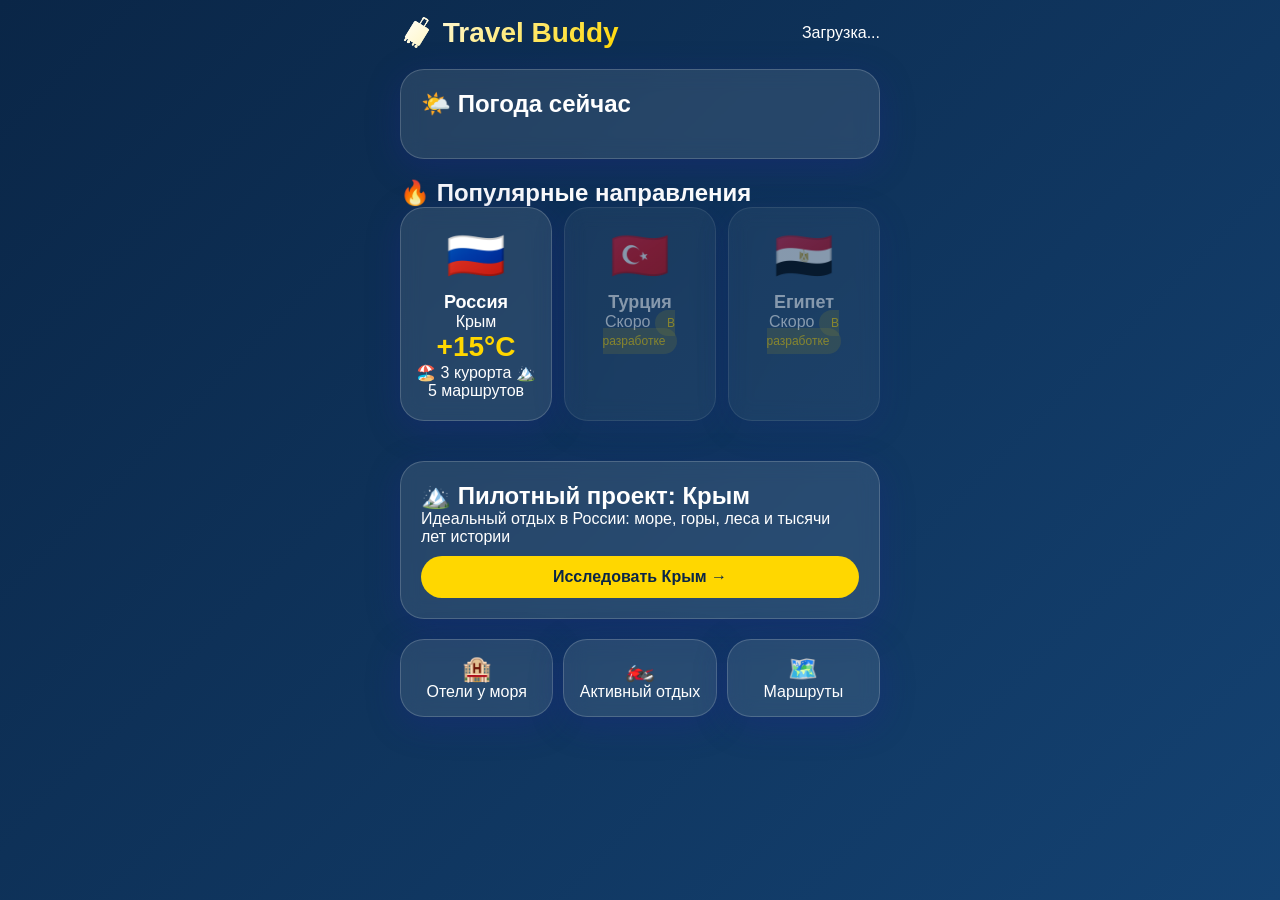
<file: index.html>
<!DOCTYPE html>
<html lang="ru">
<head>
    <meta charset="UTF-8">
    <meta name="viewport" content="width=device-width, initial-scale=1.0, maximum-scale=1.0, user-scalable=no">
    <title>Travel Buddy - Путешествия по России</title>
    <link rel="stylesheet" href="style.css">
    <script src="https://telegram.org/js/telegram-web-app.js"></script>
    <script src="data.js"></script>
</head>
<body>
    <div class="container">
        <div class="header">
            <h1>🧳 Travel Buddy</h1>
            <div class="user-info" id="userInfo">
                <span id="userName">Загрузка...</span>
            </div>
        </div>

        <!-- Погода в популярных городах -->
        <div class="glass-card">
            <h2>🌤️ Погода сейчас</h2>
            <div class="weather-scroll" id="weatherWidget">
                <!-- Загружается из data.js -->
            </div>
        </div>

        <!-- Популярные направления -->
        <h2>🔥 Популярные направления</h2>
        <div class="destinations-grid" id="destinationsGrid">
            <!-- Россия (пилотный регион) -->
            <div class="destination-card glass-card" data-country="russia" data-region="crimea" onclick="navigateTo('crimea.html')">
                <span class="country-flag">🇷🇺</span>
                <span class="country-name">Россия</span>
                <span class="region-name">Крым</span>
                <span class="weather-temp">+15°C</span>
                <div class="stats">
                    <span>🏖️ 3 курорта</span>
                    <span>🏔️ 5 маршрутов</span>
                </div>
            </div>

            <!-- Другие страны (для будущего) -->
            <div class="destination-card glass-card disabled">
                <span class="country-flag">🇹🇷</span>
                <span class="country-name">Турция</span>
                <span class="region-name">Скоро</span>
                <span class="badge">В разработке</span>
            </div>
            
            <div class="destination-card glass-card disabled">
                <span class="country-flag">🇪🇬</span>
                <span class="country-name">Египет</span>
                <span class="region-name">Скоро</span>
                <span class="badge">В разработке</span>
            </div>
        </div>

        <!-- Почему Крым -->
        <div class="glass-card featured">
            <h2>🏔️ Пилотный проект: Крым</h2>
            <p>Идеальный отдых в России: море, горы, леса и тысячи лет истории</p>
            <button class="action-button" onclick="navigateTo('crimea.html')">Исследовать Крым →</button>
        </div>

        <!-- Быстрые ссылки -->
        <div class="quick-links">
            <div class="glass-card link-card" onclick="navigateTo('crimea.html#hotels')">
                <span class="emoji">🏨</span>
                <span>Отели у моря</span>
            </div>
            <div class="glass-card link-card" onclick="navigateTo('crimea.html#activities')">
                <span class="emoji">🏍️</span>
                <span>Активный отдых</span>
            </div>
            <div class="glass-card link-card" onclick="navigateTo('crimea.html#routes')">
                <span class="emoji">🗺️</span>
                <span>Маршруты</span>
            </div>
        </div>
    </div>

    <script src="script.js"></script>
</body>
</html>
</file>
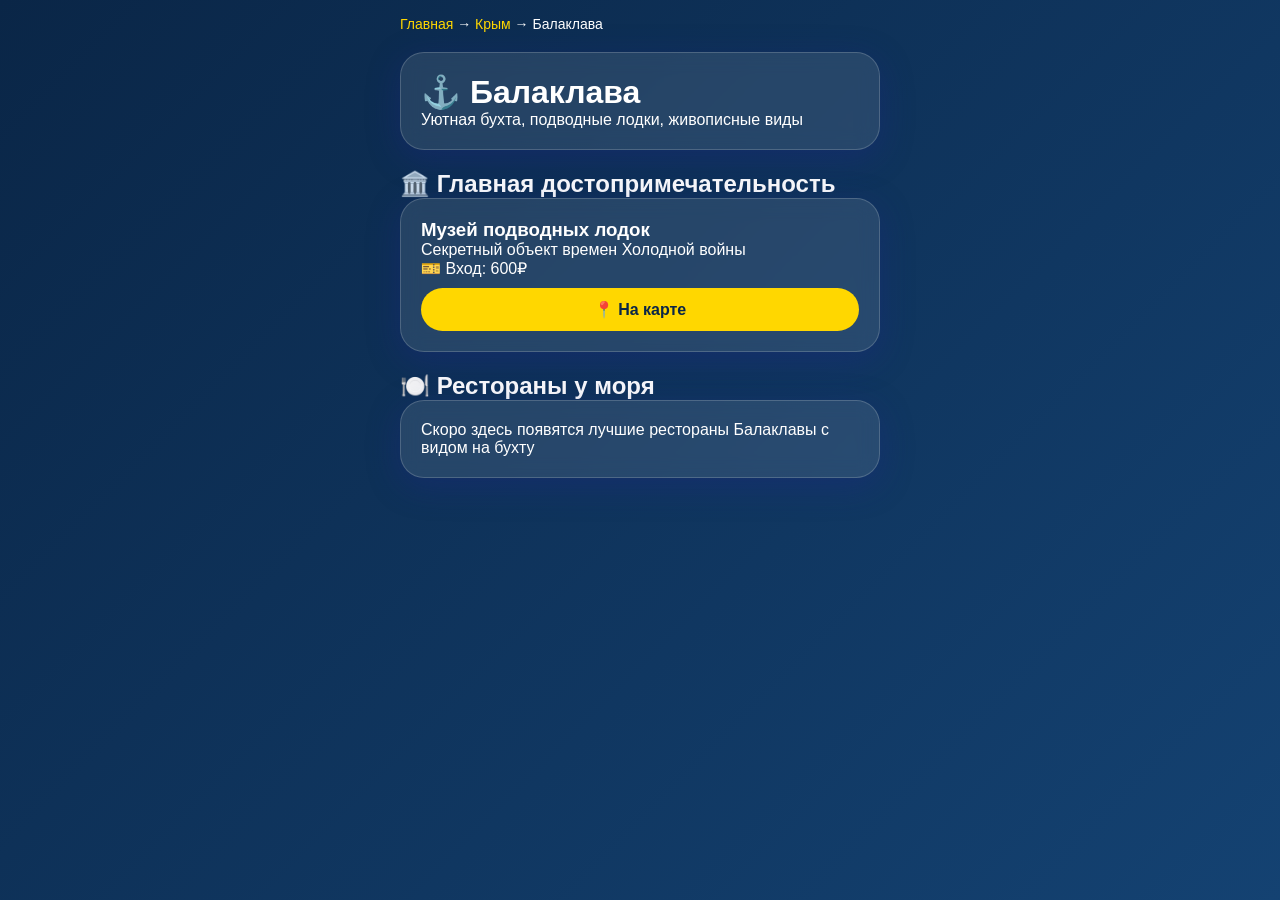
<file: balaklava.html>
<!DOCTYPE html>
<html lang="ru">
<head>
    <meta charset="UTF-8">
    <meta name="viewport" content="width=device-width, initial-scale=1.0">
    <title>Балаклава - Travel Buddy</title>
    <link rel="stylesheet" href="style.css">
    <script src="https://telegram.org/js/telegram-web-app.js"></script>
    <script src="data.js"></script>
</head>
<body>
    <div class="container">
        <div class="breadcrumb">
            <a onclick="navigateTo('index.html')">Главная</a> → 
            <a onclick="navigateTo('crimea.html')">Крым</a> → 
            <span>Балаклава</span>
        </div>

        <div class="glass-card city-header">
            <h1>⚓ Балаклава</h1>
            <p>Уютная бухта, подводные лодки, живописные виды</p>
        </div>

        <h2>🏛️ Главная достопримечательность</h2>
        <div class="glass-card attraction-card">
            <h3>Музей подводных лодок</h3>
            <p>Секретный объект времен Холодной войны</p>
            <p>🎫 Вход: 600₽</p>
            <button class="action-button" onclick="showOnMap(44.4967, 33.5989)">📍 На карте</button>
        </div>

        <h2>🍽️ Рестораны у моря</h2>
        <div class="glass-card">
            <p>Скоро здесь появятся лучшие рестораны Балаклавы с видом на бухту</p>
        </div>
    </div>
    <script src="script.js"></script>
</body>
</html>
</file>
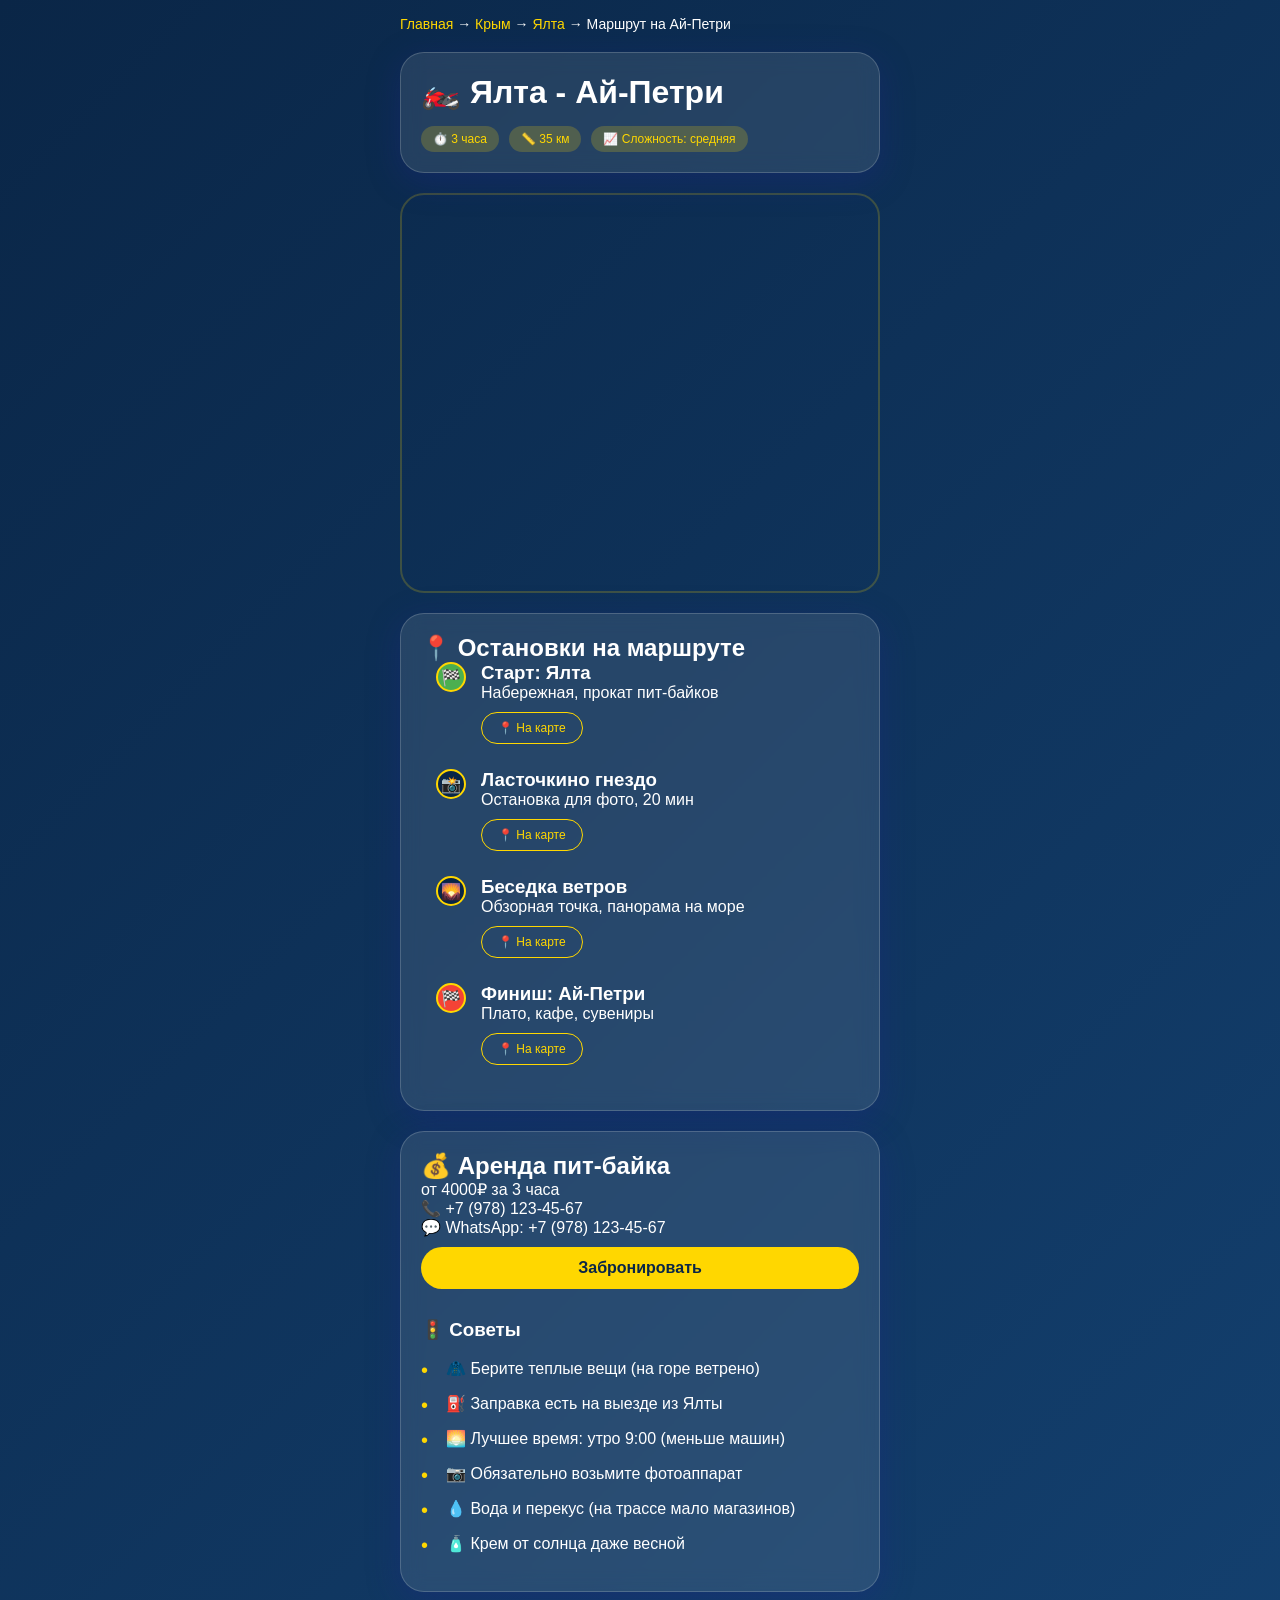
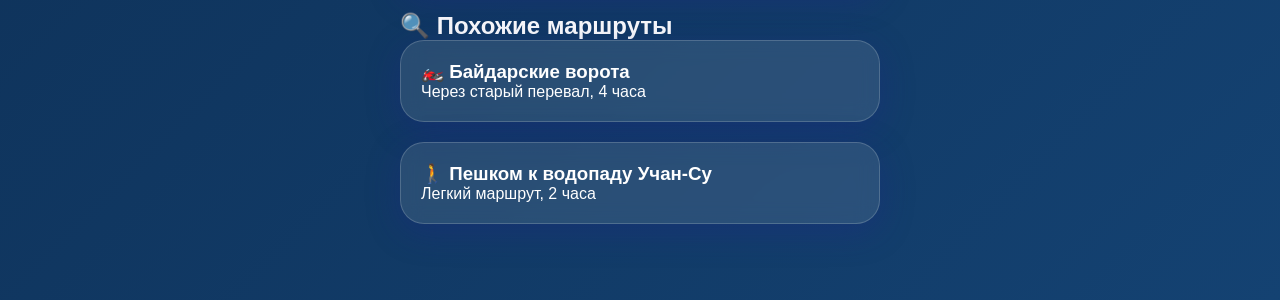
<file: route-aypetri.html>
<!DOCTYPE html>
<html lang="ru">
<head>
    <meta charset="UTF-8">
    <meta name="viewport" content="width=device-width, initial-scale=1.0">
    <title>Маршрут: Ялта - Ай-Петри - Travel Buddy</title>
    <link rel="stylesheet" href="style.css">
    <script src="https://telegram.org/js/telegram-web-app.js"></script>
    <script src="https://api-maps.yandex.ru/2.1/?apikey=f0d0415c-b7ab-4b50-9d3b-2cee3e96a562&lang=ru_RU"></script>
    <script src="data.js"></script>
</head>
<body>
    <div class="container">
        <div class="breadcrumb">
            <a onclick="navigateTo('index.html')">Главная</a> → 
            <a onclick="navigateTo('crimea.html')">Крым</a> → 
            <a onclick="navigateTo('yalta.html')">Ялта</a> → 
            <span>Маршрут на Ай-Петри</span>
        </div>

        <div class="glass-card route-header">
            <h1>🏍️ Ялта - Ай-Петри</h1>
            <div class="route-badges">
                <span class="badge">⏱️ 3 часа</span>
                <span class="badge">📏 35 км</span>
                <span class="badge">📈 Сложность: средняя</span>
            </div>
        </div>

        <!-- Карта маршрута -->
        <div id="routeMap" class="map-container" style="height: 400px;"></div>

        <!-- Детали маршрута -->
        <div class="glass-card route-details">
            <h2>📍 Остановки на маршруте</h2>
            <div class="stops-timeline">
                <div class="stop-item">
                    <div class="stop-marker start">🏁</div>
                    <div class="stop-content">
                        <h3>Старт: Ялта</h3>
                        <p>Набережная, прокат пит-байков</p>
                        <button class="small-button" onclick="showOnMap(44.4952, 34.1667)">📍 На карте</button>
                    </div>
                </div>

                <div class="stop-item">
                    <div class="stop-marker">📸</div>
                    <div class="stop-content">
                        <h3>Ласточкино гнездо</h3>
                        <p>Остановка для фото, 20 мин</p>
                        <button class="small-button" onclick="showOnMap(44.4307, 34.1284)">📍 На карте</button>
                    </div>
                </div>

                <div class="stop-item">
                    <div class="stop-marker">🌄</div>
                    <div class="stop-content">
                        <h3>Беседка ветров</h3>
                        <p>Обзорная точка, панорама на море</p>
                        <button class="small-button" onclick="showOnMap(44.4567, 34.0567)">📍 На карте</button>
                    </div>
                </div>

                <div class="stop-item">
                    <div class="stop-marker finish">🏁</div>
                    <div class="stop-content">
                        <h3>Финиш: Ай-Петри</h3>
                        <p>Плато, кафе, сувениры</p>
                        <button class="small-button" onclick="showOnMap(44.4500, 34.0500)">📍 На карте</button>
                    </div>
                </div>
            </div>
        </div>

        <!-- Аренда и советы -->
        <div class="glass-card">
            <h2>💰 Аренда пит-байка</h2>
            <div class="rental-info">
                <p class="price">от 4000₽ за 3 часа</p>
                <p class="phone">📞 +7 (978) 123-45-67</p>
                <p class="whatsapp">💬 WhatsApp: +7 (978) 123-45-67</p>
                <button class="action-button" onclick="bookRental()">Забронировать</button>
            </div>

            <h3 style="margin-top: 30px;">🚦 Советы</h3>
            <ul class="tips-list">
                <li>🧥 Берите теплые вещи (на горе ветрено)</li>
                <li>⛽ Заправка есть на выезде из Ялты</li>
                <li>🌅 Лучшее время: утро 9:00 (меньше машин)</li>
                <li>📷 Обязательно возьмите фотоаппарат</li>
                <li>💧 Вода и перекус (на трассе мало магазинов)</li>
                <li>🧴 Крем от солнца даже весной</li>
            </ul>
        </div>

        <!-- Похожие маршруты -->
        <h2>🔍 Похожие маршруты</h2>
        <div class="related-routes">
            <div class="glass-card route-card" onclick="navigateTo('route-baidary.html')">
                <h3>🏍️ Байдарские ворота</h3>
                <p>Через старый перевал, 4 часа</p>
            </div>
            <div class="glass-card route-card" onclick="navigateTo('route-cave.html')">
                <h3>🚶 Пешком к водопаду Учан-Су</h3>
                <p>Легкий маршрут, 2 часа</p>
            </div>
        </div>
    </div>

    <script src="script.js"></script>
</body>
</html>
</file>
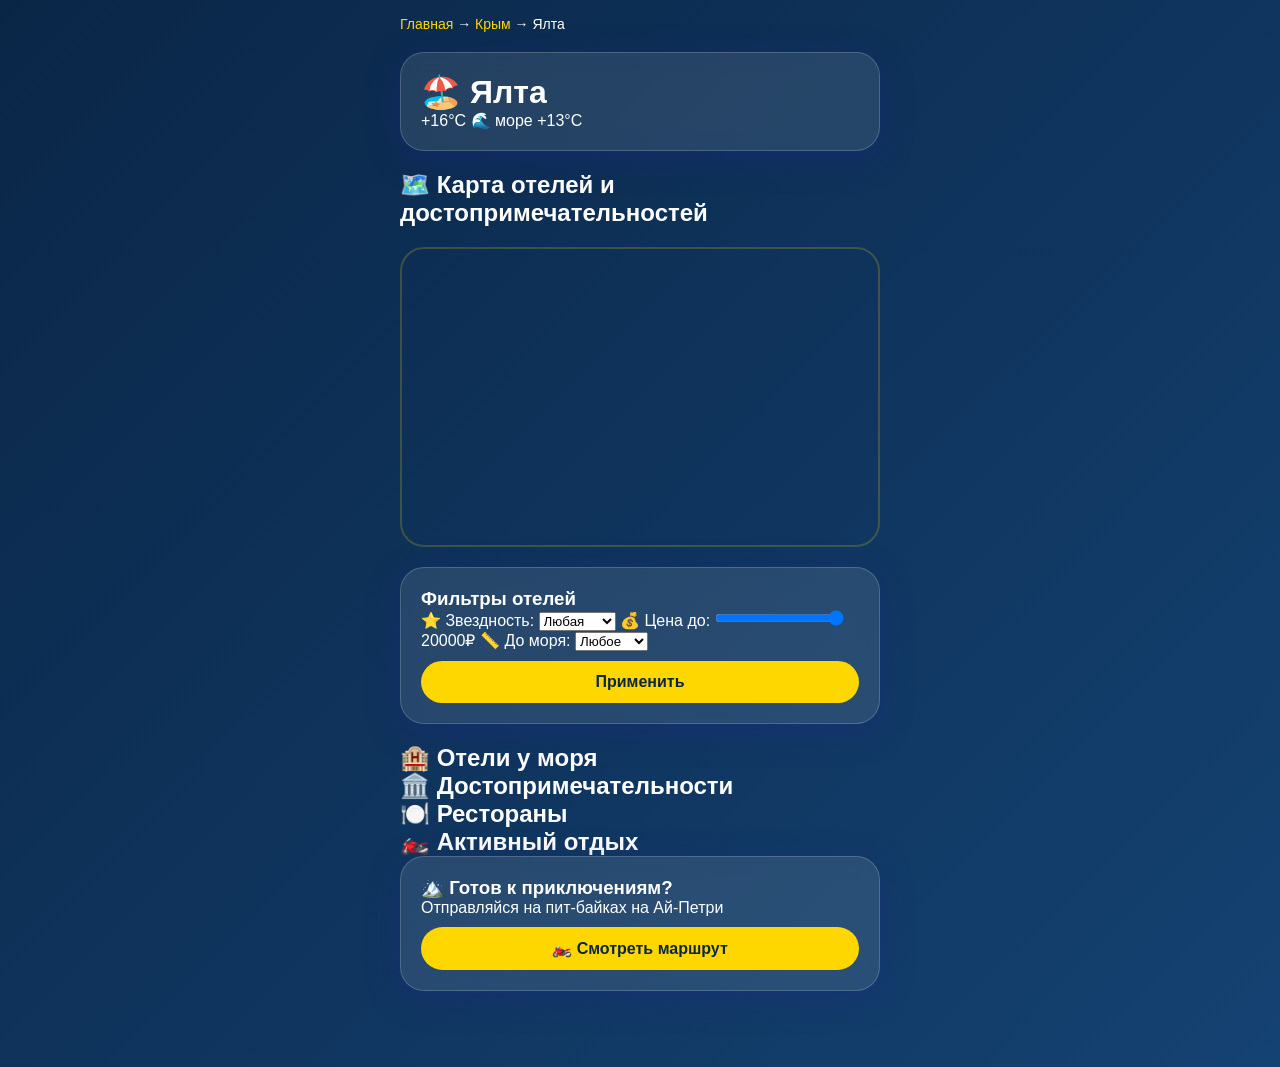
<file: yalta.html>
<!DOCTYPE html>
<html lang="ru">
<head>
    <meta charset="UTF-8">
    <meta name="viewport" content="width=device-width, initial-scale=1.0">
    <title>Ялта - Travel Buddy</title>
    <link rel="stylesheet" href="style.css">
    <script src="https://telegram.org/js/telegram-web-app.js"></script>
    <script src="https://api-maps.yandex.ru/2.1/?apikey=f0d0415c-b7ab-4b50-9d3b-2cee3e96a562&lang=ru_RU"></script>
    <script src="data.js"></script>
</head>
<body>
    <div class="container">
        <!-- Навигация -->
        <div class="breadcrumb">
            <a onclick="navigateTo('index.html')">Главная</a> → 
            <a onclick="navigateTo('crimea.html')">Крым</a> → 
            <span>Ялта</span>
        </div>

        <!-- Заголовок -->
        <div class="glass-card city-header">
            <h1>🏖️ Ялта</h1>
            <div class="city-weather">
                <span class="big-temp">+16°C</span>
                <span>🌊 море +13°C</span>
            </div>
        </div>

        <!-- Интерактивная карта -->
        <h2>🗺️ Карта отелей и достопримечательностей</h2>
        <div id="yaltaMap" class="map-container"></div>

        <!-- Фильтры отелей -->
        <div class="glass-card filters">
            <h3>Фильтры отелей</h3>
            <div class="filter-group">
                <label>⭐ Звездность:</label>
                <select id="hotelStars">
                    <option value="0">Любая</option>
                    <option value="3">3 звезды</option>
                    <option value="4">4 звезды</option>
                    <option value="5">5 звезд</option>
                </select>
                
                <label>💰 Цена до:</label>
                <input type="range" id="priceRange" min="1000" max="20000" step="1000" value="20000">
                <span id="priceValue">20000₽</span>
                
                <label>📏 До моря:</label>
                <select id="seaDistance">
                    <option value="0">Любое</option>
                    <option value="100">до 100м</option>
                    <option value="300">до 300м</option>
                    <option value="500">до 500м</option>
                </select>
            </div>
            <button class="action-button" onclick="applyFilters()">Применить</button>
        </div>

        <!-- Список отелей -->
        <h2>🏨 Отели у моря</h2>
        <div class="hotels-list" id="hotelsList">
            <!-- Загружается из data.js -->
        </div>

        <!-- Достопримечательности -->
        <h2>🏛️ Достопримечательности</h2>
        <div class="attractions-grid" id="attractionsList">
            <!-- Загружается из data.js -->
        </div>

        <!-- Рестораны -->
        <h2>🍽️ Рестораны</h2>
        <div class="restaurants-list" id="restaurantsList">
            <!-- Загружается из data.js -->
        </div>

        <!-- Активный отдых -->
        <h2>🏍️ Активный отдых</h2>
        <div class="activities-grid" id="activitiesList">
            <!-- Загружается из data.js -->
        </div>

        <!-- Кнопка маршрута -->
        <div class="glass-card cta">
            <h3>🏔️ Готов к приключениям?</h3>
            <p>Отправляйся на пит-байках на Ай-Петри</p>
            <button class="action-button large" onclick="navigateTo('route-aypetri.html')">
                🏍️ Смотреть маршрут
            </button>
        </div>
    </div>

    <script src="script.js"></script>
</body>
</html>
</file>
<file: style.css>
* {
    margin: 0;
    padding: 0;
    box-sizing: border-box;
    font-family: -apple-system, BlinkMacSystemFont, 'Segoe UI', Roboto, Helvetica, Arial, sans-serif;
}

:root {
    --primary: #0A2647;
    --secondary: #144272;
    --accent: #FFD700;
    --glass-bg: rgba(255, 255, 255, 0.1);
    --glass-border: rgba(255, 255, 255, 0.18);
    --text-light: #ffffff;
    --shadow: 0 8px 32px 0 rgba(31, 38, 135, 0.37);
}

body {
    background: linear-gradient(135deg, var(--primary) 0%, var(--secondary) 100%);
    color: var(--text-light);
    min-height: 100vh;
    padding: 16px;
}

.container {
    max-width: 480px;
    margin: 0 auto;
    padding-bottom: 40px;
}

.glass-card {
    background: var(--glass-bg);
    backdrop-filter: blur(10px);
    -webkit-backdrop-filter: blur(10px);
    border-radius: 24px;
    border: 1px solid var(--glass-border);
    padding: 20px;
    margin-bottom: 20px;
    box-shadow: var(--shadow);
    transition: all 0.3s ease;
}

.glass-card:hover {
    transform: translateY(-4px);
    border-color: var(--accent);
}

.header {
    display: flex;
    justify-content: space-between;
    align-items: center;
    margin-bottom: 20px;
}

.header h1 {
    font-size: 28px;
    background: linear-gradient(135deg, #fff, var(--accent));
    -webkit-background-clip: text;
    -webkit-text-fill-color: transparent;
}

.breadcrumb {
    margin-bottom: 20px;
    font-size: 14px;
}

.breadcrumb a {
    color: var(--accent);
    cursor: pointer;
    text-decoration: none;
}

.weather-scroll {
    display: flex;
    gap: 15px;
    overflow-x: auto;
    padding: 10px 0;
}

.weather-item {
    min-width: 100px;
    background: rgba(255, 255, 255, 0.1);
    border-radius: 16px;
    padding: 15px;
    text-align: center;
}

.weather-temp {
    font-size: 28px;
    font-weight: 700;
    color: var(--accent);
    display: block;
}

.destinations-grid {
    display: grid;
    grid-template-columns: repeat(auto-fit, minmax(140px, 1fr));
    gap: 12px;
    margin-bottom: 20px;
}

.destination-card {
    text-align: center;
    padding: 20px 10px;
    cursor: pointer;
}

.destination-card.disabled {
    opacity: 0.5;
    cursor: not-allowed;
}

.country-flag {
    font-size: 48px;
    display: block;
    margin-bottom: 8px;
}

.country-name {
    font-size: 18px;
    font-weight: 600;
    display: block;
}

.action-button {
    background: var(--accent);
    color: var(--primary);
    border: none;
    padding: 12px 24px;
    border-radius: 30px;
    font-weight: 600;
    font-size: 16px;
    cursor: pointer;
    width: 100%;
    margin-top: 10px;
}

.small-button {
    background: transparent;
    border: 1px solid var(--accent);
    color: var(--accent);
    padding: 8px 16px;
    border-radius: 20px;
    font-size: 12px;
    cursor: pointer;
    margin-top: 10px;
}

.map-container {
    width: 100%;
    height: 300px;
    border-radius: 24px;
    overflow: hidden;
    margin: 20px 0;
    border: 2px solid rgba(255, 215, 0, 0.2);
}

.hotel-card {
    display: grid;
    grid-template-columns: 80px 1fr auto;
    gap: 12px;
    align-items: center;
    background: rgba(255, 255, 255, 0.05);
    border-radius: 16px;
    padding: 12px;
    margin-bottom: 12px;
}

.hotel-image {
    width: 80px;
    height: 80px;
    border-radius: 12px;
    object-fit: cover;
}

.hotel-info h3 {
    font-size: 16px;
    color: var(--accent);
}

.hotel-price {
    font-weight: 700;
}

.hotel-price span {
    font-size: 20px;
    color: var(--accent);
}

.city-card {
    display: flex;
    gap: 15px;
    cursor: pointer;
}

.city-image {
    width: 120px;
    height: 120px;
    border-radius: 16px;
    object-fit: cover;
}

.city-info h3 {
    font-size: 20px;
    color: var(--accent);
}

.route-badges {
    display: flex;
    gap: 10px;
    margin-top: 15px;
    flex-wrap: wrap;
}

.badge {
    background: rgba(255, 215, 0, 0.2);
    color: var(--accent);
    padding: 6px 12px;
    border-radius: 20px;
    font-size: 12px;
}

.stops-timeline {
    padding-left: 30px;
}

.stop-item {
    display: flex;
    gap: 15px;
    margin-bottom: 25px;
}

.stop-marker {
    width: 30px;
    height: 30px;
    background: var(--primary);
    border: 2px solid var(--accent);
    border-radius: 50%;
    display: flex;
    align-items: center;
    justify-content: center;
    margin-left: -15px;
}

.stop-marker.start {
    background: #4CAF50;
}

.stop-marker.finish {
    background: #f44336;
}

.tips-list {
    list-style: none;
    padding: 10px 0;
}

.tips-list li {
    padding: 8px 0 8px 25px;
    position: relative;
}

.tips-list li::before {
    content: '•';
    color: var(--accent);
    font-size: 20px;
    position: absolute;
    left: 0;
}

.quick-links {
    display: grid;
    grid-template-columns: repeat(3, 1fr);
    gap: 10px;
}

.link-card {
    text-align: center;
    padding: 15px 5px;
    cursor: pointer;
}

.link-card .emoji {
    font-size: 24px;
    display: block;
}

@media (max-width: 380px) {
    .destinations-grid {
        grid-template-columns: 1fr;
    }
    
    .quick-links {
        grid-template-columns: 1fr;
    }
    
    .city-card {
        flex-direction: column;
    }
    
    .city-image {
        width: 100%;
        height: 160px;
    }
}
</file>
